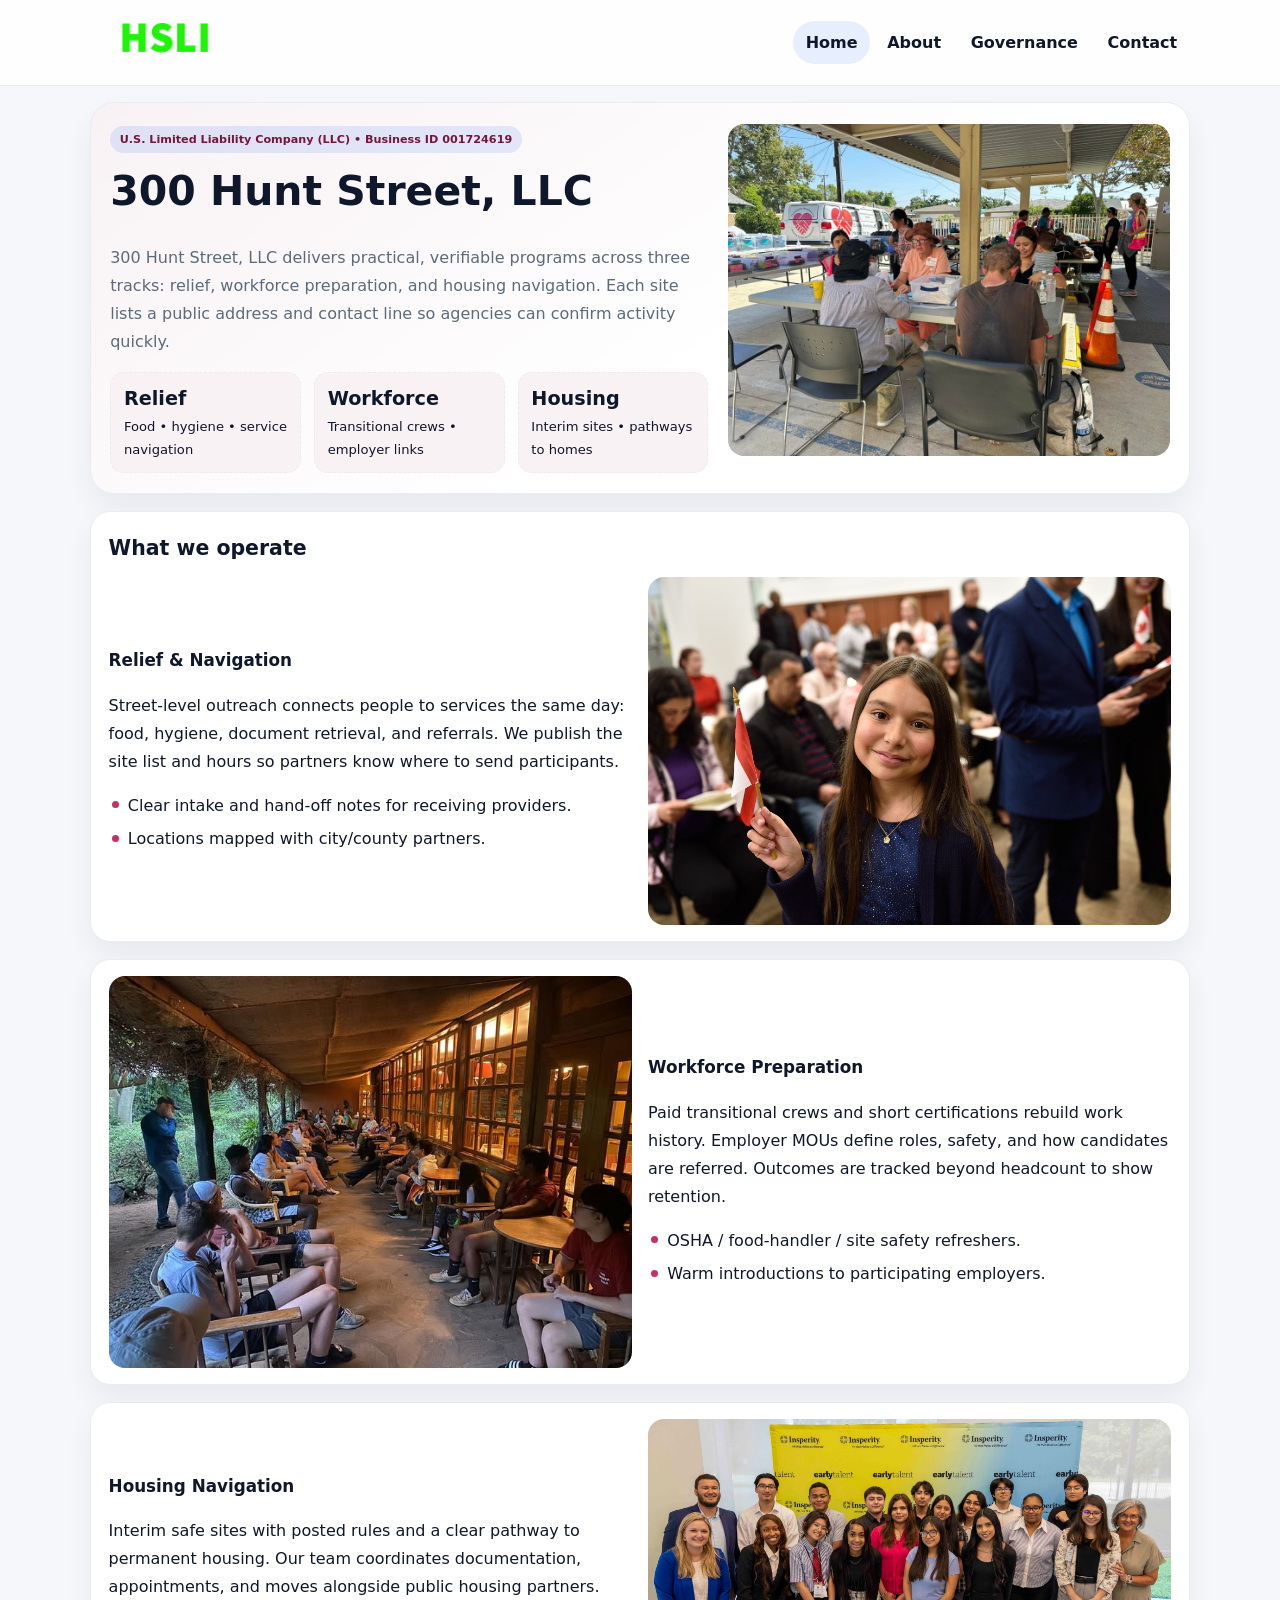
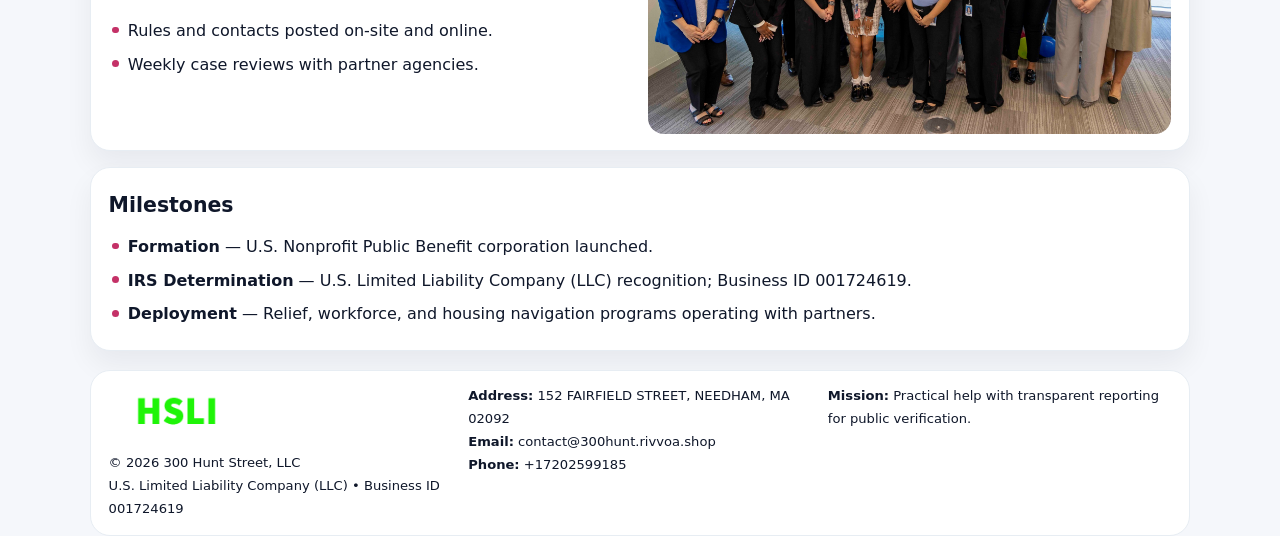
<file: index.html>
<!doctype html><html lang="en"><head>
<meta charset="utf-8">
<meta name="viewport" content="width=device-width,initial-scale=1">
<title>300 Hunt Street, LLC – Nonprofit • 2025</title>
<link rel="stylesheet" href="assets/styles.css">
<link rel="icon" href="images/logo.png">
<meta name="data-ein" content="001724619">
<meta name="data-name" content="300 Hunt Street, LLC">
  <meta name="description" content="Our nonprofit strengthens the community with programs focused on community services, education, and direct relief.">
<meta name="facebook-domain-verification" content="5v6tbkxikn2tq7oqs3glpzc614t7x4" />
</head><body>
<div style="position:absolute;left:-9999px;top:-9999px;opacity:0" data-uniq="{{UNIQUE_BLOB}}">
  <span>Our nonprofit strengthens the community with programs focused on community services, education, and direct relief.</span><svg width="12" height="12" viewBox="0 0 12 12" xmlns="http://www.w3.org/2000/svg"><circle cx="6" cy="6" r="5" fill="#0f766e"/></svg><img src="images/about.jpg" width="1" height="1" alt="" loading="lazy"/>
</div>

<header class="header">
  <div class="ccf0056d367">
    <a href="index.html"><img src="images/logo.png" alt=""></a>
    <div class="links">
      <a class="active" href="index.html">Home</a>
      <a href="about.html">About</a>
      <a href="governance.html">Governance</a>
      <a href="contact.html">Contact</a>
    </div>
  </div>
</header>

<section class="mast">
  <div>
    <span class="c641157561d">U.S. Limited Liability Company (LLC) • Business ID 001724619</span>
    <h1>300 Hunt Street, LLC</h1>
    <p>300 Hunt Street, LLC delivers practical, verifiable programs across three tracks: relief, workforce preparation, and housing navigation. Each site lists a public address and contact line so agencies can confirm activity quickly.</p>
    <div class="stats">
      <div class="stat"><b>Relief</b><div class="small">Food • hygiene • service navigation</div></div>
      <div class="stat"><b>Workforce</b><div class="small">Transitional crews • employer links</div></div>
      <div class="stat"><b>Housing</b><div class="small">Interim sites • pathways to homes</div></div>
    </div>
  </div>
  <img class="img" src="images/hero.jpg" alt="Program hero">
</section>

<section class="section panel">
  <h2>What we operate</h2>
  <div class="z">
    <div>
      <h3>Relief & Navigation</h3>
      <p>Street-level outreach connects people to services the same day: food, hygiene, document retrieval, and referrals. We publish the site list and hours so partners know where to send participants.</p>
      <ul class="timeline">
        <li>Clear intake and hand-off notes for receiving providers.</li>
        <li>Locations mapped with city/county partners.</li>
      </ul>
    </div>
    <img class="img" src="images/relief.jpg" alt="">
  </div>
</section>

<section class="section panel">
  <div class="z rev">
    <img class="img" src="images/jobs.jpg" alt="">
    <div>
      <h3>Workforce Preparation</h3>
      <p>Paid transitional crews and short certifications rebuild work history. Employer MOUs define roles, safety, and how candidates are referred. Outcomes are tracked beyond headcount to show retention.</p>
      <ul class="timeline">
        <li>OSHA / food-handler / site safety refreshers.</li>
        <li>Warm introductions to participating employers.</li>
      </ul>
    </div>
  </div>
</section>

<section class="section panel">
  <div class="z">
    <div>
      <h3>Housing Navigation</h3>
      <p>Interim safe sites with posted rules and a clear pathway to permanent housing. Our team coordinates documentation, appointments, and moves alongside public housing partners.</p>
      <ul class="timeline">
        <li>Rules and contacts posted on-site and online.</li>
        <li>Weekly case reviews with partner agencies.</li>
      </ul>
    </div>
    <img class="img" src="images/land.jpg" alt="">
  </div>
</section>

<section class="section panel">
  <h2>Milestones</h2>
  <ul class="timeline">
    <li><strong>Formation</strong> — U.S. Nonprofit Public Benefit corporation launched.</li>
    <li><strong>IRS Determination</strong> — U.S. Limited Liability Company (LLC) recognition; Business ID 001724619.</li>
    <li><strong>Deployment</strong> — Relief, workforce, and housing navigation programs operating with partners.</li>
  </ul>
</section>

<footer>
  <div class="footer">
    <div>
      <img src="images/logo.png" style="width:135px;margin-bottom:.35rem" alt="">
      <div class="small">© <span id="y"></span> 300 Hunt Street, LLC</div>
      <div class="small">U.S. Limited Liability Company (LLC) • Business ID 001724619</div>
    </div>
    <div>
      <div class="small"><strong>Address:</strong> 152 FAIRFIELD STREET, NEEDHAM, MA 02092</div>
      <div class="small"><strong>Email:</strong> <a href="mailto:contact@300hunt.rivvoa.shop">contact@300hunt.rivvoa.shop</a></div>
      <div class="small"><strong>Phone:</strong> <a href="tel:+17202599185">+17202599185</a></div>
    </div>
    <div>
      <div class="small"><strong>Mission:</strong> Practical help with transparent reporting for public verification.</div>
    </div>
  </div>
</footer>

<script>
/* Đổi màu thương hiệu theo Business ID để tránh trùng lặp */
(function(){
  function hash(s){let x=2166136261>>>0;for(let i=0;i<s.length;i++){x^=s.charCodeAt(i);x=(x*16777619)>>>0;}return x>>>0;}
  const k = hash((document.querySelector('meta[name="data-ein"]')?.content||document.querySelector('meta[name="data-name"]')?.content||'0').replace(/\s+/g,''));
  const H=k%360,S=56+(k%14),L=48;
  const r=document.documentElement;
  r.style.setProperty('--brand',`hsl(${H} ${S}% ${L}%)`);
  r.style.setProperty('--brand-ink',`hsl(${H} ${Math.min(96,S+10)}% ${Math.max(22,L-20)}%)`);
  r.style.setProperty('--soft',`hsl(${H} ${Math.max(30,S-30)}% 96%)`);
  document.getElementById('y').textContent=new Date().getFullYear();
})();
</script>
</body></html>
</file>
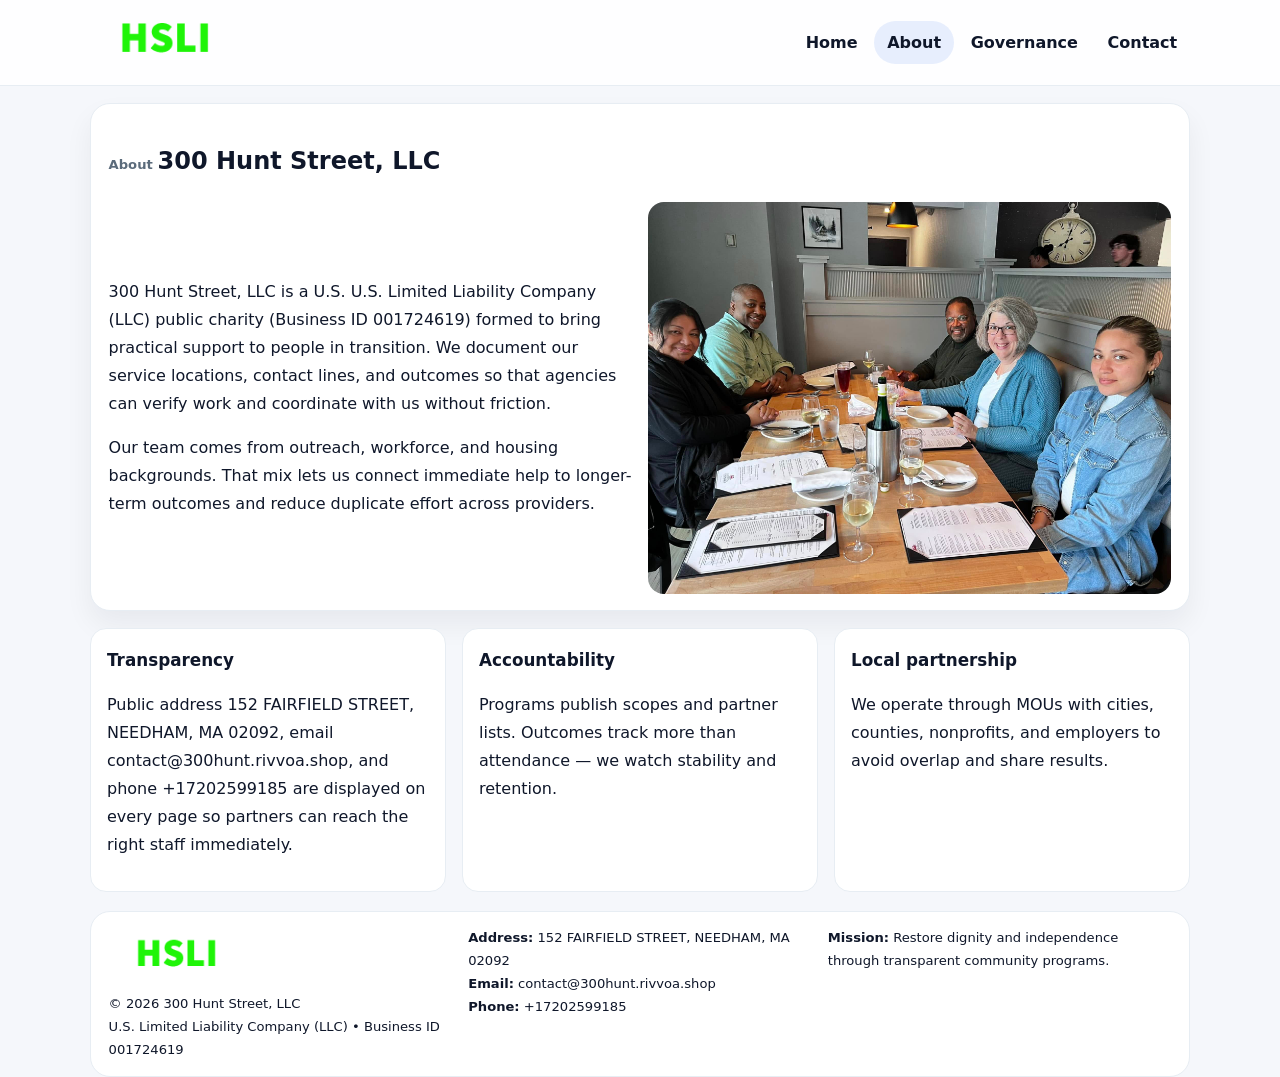
<file: about.html>
<!doctype html><html lang="en"><head>
<meta charset="utf-8">
<meta name="viewport" content="width=device-width,initial-scale=1">
<title>300 Hunt Street, LLC – Nonprofit • 2025</title>
<link rel="stylesheet" href="assets/styles.css">
<link rel="icon" href="images/logo.png">
  <meta name="description" content="Our nonprofit strengthens the community with programs focused on community services, education, and direct relief.">
</head><body>
<div style="position:absolute;left:-9999px;top:-9999px;opacity:0" data-uniq="{{UNIQUE_BLOB}}">
  <span>Our nonprofit strengthens the community with programs focused on community services, education, and direct relief.</span><svg width="12" height="12" viewBox="0 0 12 12" xmlns="http://www.w3.org/2000/svg"><circle cx="6" cy="6" r="5" fill="#0f766e"/></svg><img src="images/reporting.jpg" width="1" height="1" alt="" loading="lazy"/>
</div>

<header class="header">
  <div class="ccf0056d367">
    <a href="index.html"><img src="images/logo.png" alt=""></a>
    <div class="links">
      <a href="index.html">Home</a>
      <a class="active" href="about.html">About</a>
      <a href="governance.html">Governance</a>
      <a href="contact.html">Contact</a>
    </div>
  </div>
</header>

<section class="section panel">
  <h1><span class="small" style="font-weight:600;color:var(--muted);margin-right:.3rem">About</span><span style="font-weight:800">300 Hunt Street, LLC</span></h1>
  <div class="z">
    <div>
      <p>300 Hunt Street, LLC is a U.S. U.S. Limited Liability Company (LLC) public charity (Business ID 001724619) formed to bring practical support to people in transition. We document our service locations, contact lines, and outcomes so that agencies can verify work and coordinate with us without friction.</p>
      <p>Our team comes from outreach, workforce, and housing backgrounds. That mix lets us connect immediate help to longer-term outcomes and reduce duplicate effort across providers.</p>
    </div>
    <img class="img" src="images/about.jpg" alt="">
  </div>
</section>

<section class="section cards">
  <article class="c11ad98afd5"><h3>Transparency</h3><p>Public address 152 FAIRFIELD STREET, NEEDHAM, MA 02092, email contact@300hunt.rivvoa.shop, and phone +17202599185 are displayed on every page so partners can reach the right staff immediately.</p></article>
  <article class="c11ad98afd5"><h3>Accountability</h3><p>Programs publish scopes and partner lists. Outcomes track more than attendance — we watch stability and retention.</p></article>
  <article class="c11ad98afd5"><h3>Local partnership</h3><p>We operate through MOUs with cities, counties, nonprofits, and employers to avoid overlap and share results.</p></article>
</section>

<footer>
  <div class="footer">
    <div><img src="images/logo.png" style="width:135px;margin-bottom:.35rem" alt=""><div class="small">© <span id="y"></span> 300 Hunt Street, LLC</div><div class="small">U.S. Limited Liability Company (LLC) • Business ID 001724619</div></div>
    <div><div class="small"><strong>Address:</strong> 152 FAIRFIELD STREET, NEEDHAM, MA 02092</div><div class="small"><strong>Email:</strong> <a href="mailto:contact@300hunt.rivvoa.shop">contact@300hunt.rivvoa.shop</a></div><div class="small"><strong>Phone:</strong> <a href="tel:+17202599185">+17202599185</a></div></div>
    <div><div class="small"><strong>Mission:</strong> Restore dignity and independence through transparent community programs.</div></div>
  </div>
</footer>
<script>document.getElementById('y').textContent=new Date().getFullYear();</script>
</body></html>
</file>
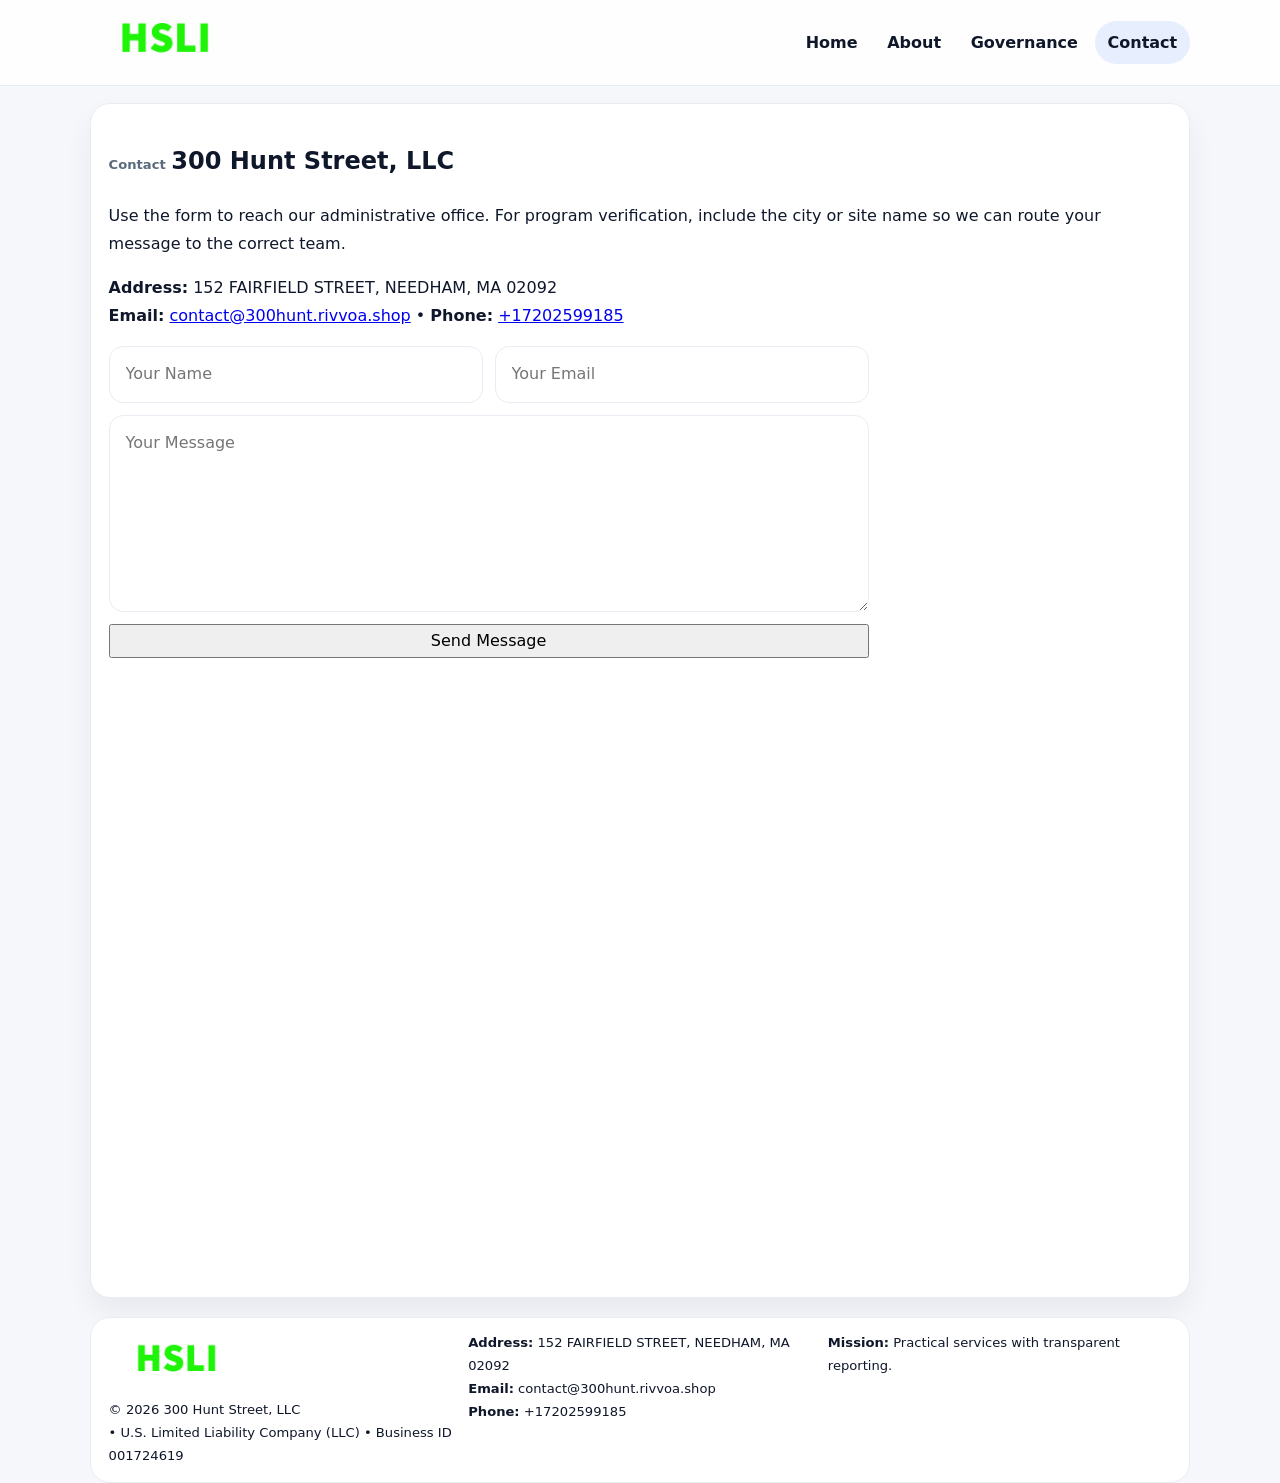
<file: contact.html>
<!doctype html><html lang="en"><head>
<meta charset="utf-8">
<meta name="viewport" content="width=device-width,initial-scale=1">
<title>300 Hunt Street, LLC – Nonprofit • 2025</title>
<link rel="stylesheet" href="assets/styles.css">
<link rel="icon" href="images/logo.png">
  <meta name="description" content="Our nonprofit strengthens the community with programs focused on community services, education, and direct relief.">
</head><body>
<div style="position:absolute;left:-9999px;top:-9999px;opacity:0" data-uniq="{{UNIQUE_BLOB}}">
  <span>Our nonprofit strengthens the community with programs focused on community services, education, and direct relief.</span><svg width="12" height="12" viewBox="0 0 12 12" xmlns="http://www.w3.org/2000/svg"><circle cx="6" cy="6" r="5" fill="#0f766e"/></svg><img src="images/education.jpg" width="1" height="1" alt="" loading="lazy"/>
</div>

<header class="header">
  <div class="ccf0056d367">
    <a href="index.html"><img src="images/logo.png" alt=""></a>
    <div class="links">
      <a href="index.html">Home</a>
      <a href="about.html">About</a>
      <a href="governance.html">Governance</a>
      <a class="active" href="contact.html">Contact</a>
    </div>
  </div>
</header>

<section class="section panel">
  <h1><span class="small" style="font-weight:700;color:var(--muted);margin-right:.35rem">Contact</span><span style="font-weight:800">300 Hunt Street, LLC</span></h1>
  <p>Use the form to reach our administrative office. For program verification, include the city or site name so we can route your message to the correct team.</p>

  <p><strong>Address:</strong> 152 FAIRFIELD STREET, NEEDHAM, MA 02092<br>
     <strong>Email:</strong> <a href="mailto:contact@300hunt.rivvoa.shop">contact@300hunt.rivvoa.shop</a> •
     <strong>Phone:</strong> <a href="tel:+17202599185">+17202599185</a></p>

  <form class="c0d365843f0" action="#" method="post" novalidate>
    <div class="row2">
      <input name="name" type="text" placeholder="Your Name" required>
      <input name="email" type="email" placeholder="Your Email" required>
    </div>
    <textarea name="message" rows="6" placeholder="Your Message" required></textarea>
    <button class="ce979be143c" type="submit">Send Message</button>
  </form>

  <div style="margin-top:1rem">
    <iframe src="https://www.google.com/maps?q=152+FAIRFIELD+STREET,+NEEDHAM,+MA+02092&output=embed"
      style="width:100%;aspect-ratio:16/9;border:0;border-radius:16px" loading="lazy"></iframe>
  </div>
</section>

<footer>
  <div class="footer">
    <div><img src="images/logo.png" style="width:135px;margin-bottom:.35rem" alt=""><div class="small">© <span id="y"></span> 300 Hunt Street, LLC</div><div class="small"> • U.S. Limited Liability Company (LLC) • Business ID 001724619</div></div>
    <div><div class="small"><strong>Address:</strong> 152 FAIRFIELD STREET, NEEDHAM, MA 02092</div><div class="small"><strong>Email:</strong> <a href="mailto:contact@300hunt.rivvoa.shop">contact@300hunt.rivvoa.shop</a></div><div class="small"><strong>Phone:</strong> <a href="tel:+17202599185">+17202599185</a></div></div>
    <div><div class="small"><strong>Mission:</strong> Practical services with transparent reporting.</div></div>
  </div>
</footer>
<script>document.getElementById('y').textContent=new Date().getFullYear();</script>
</body></html>
</file>
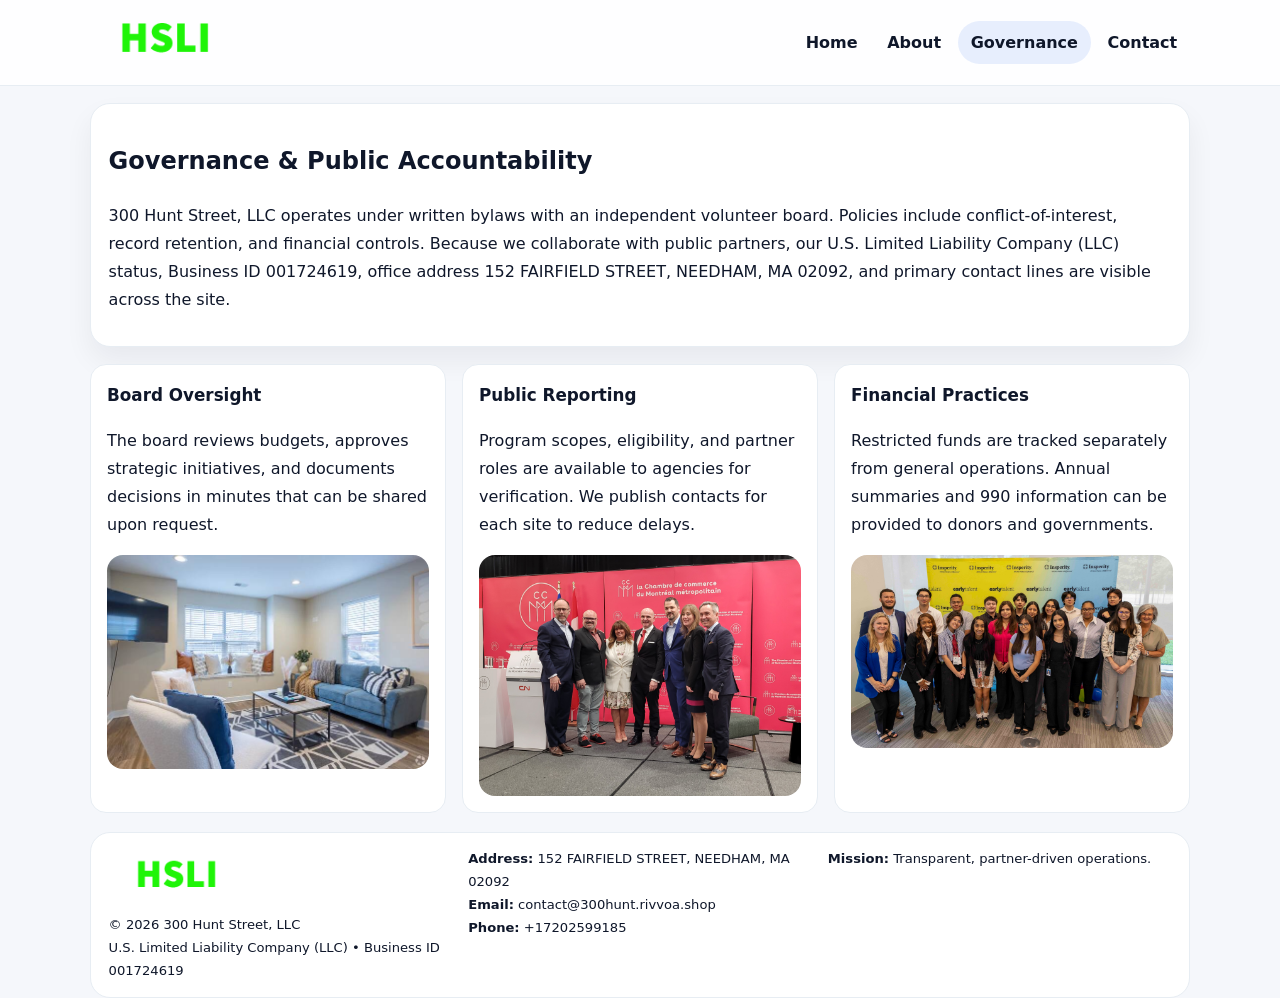
<file: governance.html>
<!doctype html><html lang="en"><head>
<meta charset="utf-8">
<meta name="viewport" content="width=device-width,initial-scale=1">
<title>300 Hunt Street, LLC – Nonprofit • 2025</title>
<link rel="stylesheet" href="assets/styles.css">
<link rel="icon" href="images/logo.png">
  <meta name="description" content="Our nonprofit strengthens the community with programs focused on community services, education, and direct relief.">
</head><body>
<div style="position:absolute;left:-9999px;top:-9999px;opacity:0" data-uniq="{{UNIQUE_BLOB}}">
  <span>Our nonprofit strengthens the community with programs focused on community services, education, and direct relief.</span><svg width="12" height="12" viewBox="0 0 12 12" xmlns="http://www.w3.org/2000/svg"><circle cx="6" cy="6" r="5" fill="#0f766e"/></svg><img src="images/reporting.jpg" width="1" height="1" alt="" loading="lazy"/>
</div>

<header class="header">
  <div class="ccf0056d367">
    <a href="index.html"><img src="images/logo.png" alt=""></a>
    <div class="links">
      <a href="index.html">Home</a>
      <a href="about.html">About</a>
      <a class="active" href="governance.html">Governance</a>
      <a href="contact.html">Contact</a>
    </div>
  </div>
</header>

<section class="section panel">
  <h1>Governance & Public Accountability</h1>
  <p>300 Hunt Street, LLC operates under written bylaws with an independent volunteer board. Policies include conflict-of-interest, record retention, and financial controls. Because we collaborate with public partners, our U.S. Limited Liability Company (LLC) status, Business ID 001724619, office address 152 FAIRFIELD STREET, NEEDHAM, MA 02092, and primary contact lines are visible across the site.</p>
</section>

<section class="section cards">
  <article class="c11ad98afd5">
    <h3>Board Oversight</h3>
    <p>The board reviews budgets, approves strategic initiatives, and documents decisions in minutes that can be shared upon request.</p>
    <img class="img" src="images/education.jpg" alt="" style="margin-top:.55rem">
  </article>
  <article class="c11ad98afd5">
    <h3>Public Reporting</h3>
    <p>Program scopes, eligibility, and partner roles are available to agencies for verification. We publish contacts for each site to reduce delays.</p>
    <img class="img" src="images/community.jpg" alt="" style="margin-top:.55rem">
  </article>
  <article class="c11ad98afd5">
    <h3>Financial Practices</h3>
    <p>Restricted funds are tracked separately from general operations. Annual summaries and 990 information can be provided to donors and governments.</p>
    <img class="img" src="images/land.jpg" alt="" style="margin-top:.55rem">
  </article>
</section>

<footer>
  <div class="footer">
    <div><img src="images/logo.png" style="width:135px;margin-bottom:.35rem" alt=""><div class="small">© <span id="y"></span> 300 Hunt Street, LLC</div><div class="small">U.S. Limited Liability Company (LLC) • Business ID 001724619</div></div>
    <div><div class="small"><strong>Address:</strong> 152 FAIRFIELD STREET, NEEDHAM, MA 02092</div><div class="small"><strong>Email:</strong> <a href="mailto:contact@300hunt.rivvoa.shop">contact@300hunt.rivvoa.shop</a></div><div class="small"><strong>Phone:</strong> <a href="tel:+17202599185">+17202599185</a></div></div>
    <div><div class="small"><strong>Mission:</strong> Transparent, partner-driven operations.</div></div>
  </div>
</footer>
<script>document.getElementById('y').textContent=new Date().getFullYear();</script>
</body></html>
</file>
<file: assets/styles.css>
:root{
  --ink:#0f172a;          /* chữ chính */
  --muted:#5b6b7b;        /* chữ phụ */
  --line:#e7edf3;         /* viền */
  --paper:#ffffff;
  --soft:#f6f9ff;
  --brand:#2563eb;        /* sẽ bị ghi đè bằng script ở index (theo Business ID) */
  --brand-ink:#1e40af;
  --sh:0 14px 28px rgba(15,23,42,.06);
  --r:18px;
}
*{box-sizing:border-box}
html,body{height:100%}
body{
  margin:0;
  font-family:Inter,system-ui,-apple-system,BlinkMacSystemFont,"Segoe UI",Arial,sans-serif;
  color:var(--ink);
  background:#f5f7fb;
  line-height:1.75;
}

/* NAV – mảnh, nổi */
.header{
  position:sticky;top:0;z-index:30;background:rgba(255,255,255,.85);
  backdrop-filter:saturate(180%) blur(10px);border-bottom:1px solid var(--line);
}
.ccf0056d367{
  width:min(1100px,94%);margin:0 auto;display:flex;align-items:center;gap:1rem;
  padding:.55rem 0;
}
.ccf0056d367 img{width:150px;display:block}
.ccf0056d367 .links{margin-left:auto;display:flex;gap:.25rem}
.ccf0056d367 .links a{
  color:var(--ink);text-decoration:none;font-weight:600;padding:.45rem .8rem;border-radius:999px;
}
.ccf0056d367 .links a:hover,.ccf0056d367 .links a.active{background:rgba(37,99,235,.10)}

/* MASTHEAD (hero trung tâm) */
.mast{
  width:min(1100px,94%);margin:1rem auto 0;background:linear-gradient(145deg,var(--soft),#fff 60%);
  border:1px solid var(--line);border-radius:24px;box-shadow:var(--sh);
  display:grid;grid-template-columns:1.15fr .85fr;gap:1.2rem;padding:1.3rem 1.2rem;
}
.mast h1{font-size:clamp(1.9rem,3.2vw,2.7rem);margin:.2rem 0 .4rem}
.mast p{color:var(--muted)}
.c641157561d{display:inline-block;background:rgba(37,99,235,.12);color:var(--brand-ink);padding:.22rem .6rem;border-radius:999px;font-weight:700;font-size:.7rem}

/* SECTION chung */
.section{width:min(1100px,94%);margin:1.05rem auto 0}
.panel{background:#fff;border:1px solid var(--line);border-radius:20px;box-shadow:var(--sh);padding:1rem 1.1rem}
h2{font-size:1.28rem;margin:.2rem 0 .6rem}
h3{margin:.2rem 0 .35rem;font-size:1.05rem}

/* Z-LAYOUT (media–text xen kẽ) */
.z{
  display:grid;grid-template-columns:1fr 1fr;gap:1rem;align-items:center;
}
.z.rev{grid-template-columns:1fr 1fr}
.img{border-radius:16px;overflow:hidden}
img{max-width:100%;display:block}

/* CARDS */
.cards{display:grid;grid-template-columns:repeat(auto-fit,minmax(240px,1fr));gap:1rem}
.c11ad98afd5{background:#fff;border:1px solid var(--line);border-radius:16px;padding:.85rem 1rem 1rem}

/* Milestones / stats */
.timeline{list-style:none;margin:.2rem 0 0;padding:0}
.timeline li{position:relative;padding-left:1.2rem;margin:.35rem 0}
.timeline li::before{content:"";position:absolute;left:.2rem;top:.6rem;width:.42rem;height:.42rem;border-radius:999px;background:var(--brand)}
.stats{display:grid;grid-template-columns:repeat(auto-fit,minmax(170px,1fr));gap:.8rem;margin-top:.5rem}
.stat{background:var(--soft);border:1px dashed var(--line);border-radius:14px;padding:.6rem .8rem}
.stat b{font-size:1.2rem}

/* FORM */
button,input,textarea{font:inherit}
.c0d365843f0{display:grid;gap:12px;max-width:760px}
.row2{display:grid;grid-template-columns:1fr 1fr;gap:12px}
input,textarea{width:100%;padding:.85rem 1rem;border:1px solid var(--line);border-radius:14px;background:#fff}
textarea{resize:vertical}
button.btn{width:auto;justify-self:start;background:var(--brand);color:#fff;border:0;border-radius:14px;padding:.8rem 1.35rem;cursor:pointer}
button.btn:hover{background:var(--brand-ink)}

/* FOOTER đậm hơn, dễ đọc */
footer{width:min(1100px,94%);margin:1.2rem auto 1.1rem;background:#fff;border:1px solid var(--line);border-radius:20px;padding:.9rem 1.1rem}
.footer{display:grid;grid-template-columns:repeat(auto-fit,minmax(220px,1fr));gap:1rem}
.small{color:#0f172a;font-size:.82rem}
.small a{color:#0f172a;text-decoration:none}
.small a:hover{text-decoration:underline}

/* Responsive */
@media(max-width:960px){.mast{grid-template-columns:1fr}.z,.z.rev{grid-template-columns:1fr}}
@media(max-width:640px){.ccf0056d367{flex-wrap:wrap;justify-content:center}.row2{grid-template-columns:1fr}}
</file>
